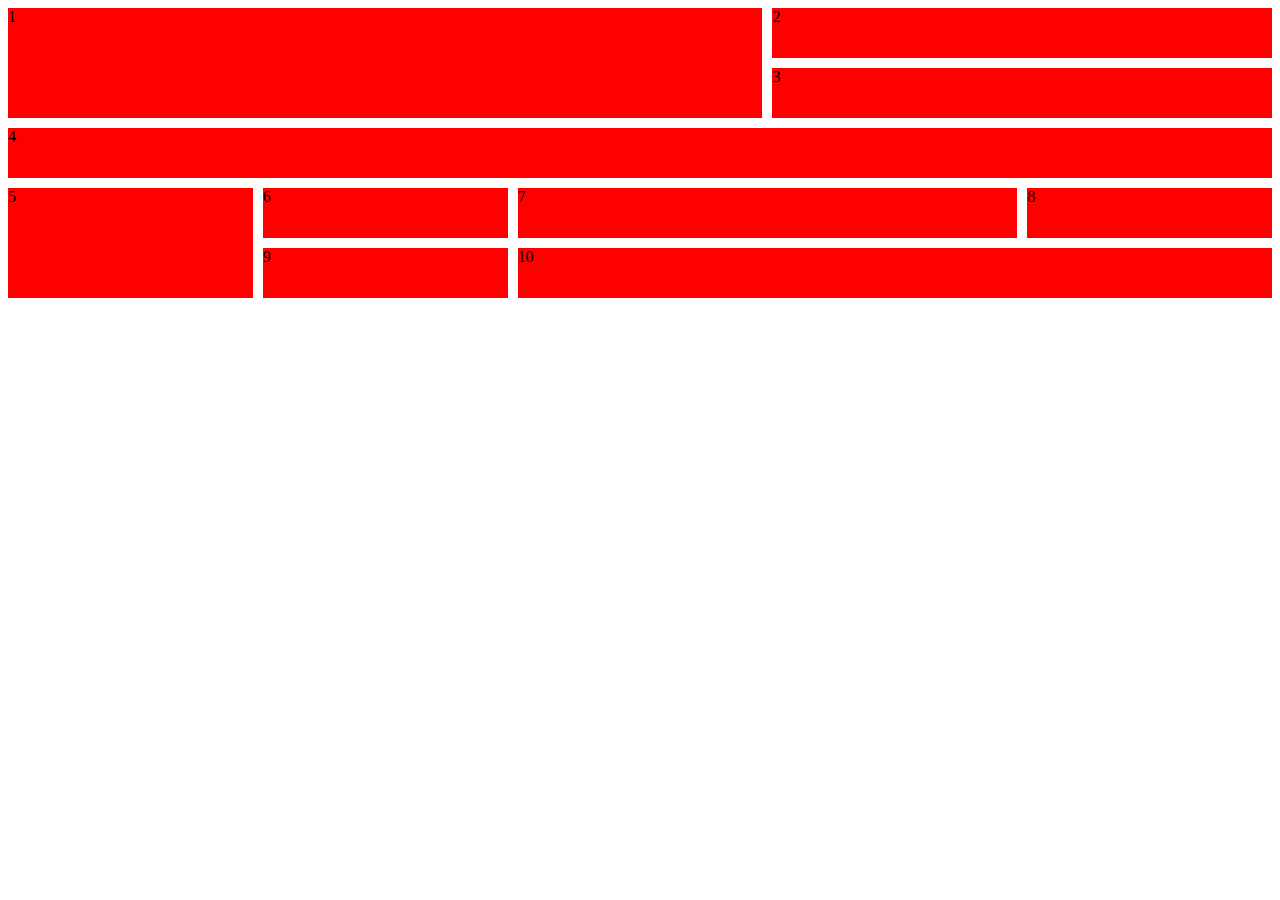
<file: homework Grid/index.html>
<!DOCTYPE html> 
<html>
    <head>
        <meta charset="UTF-8">
        <meta http-equiv="X-UA-Compatible" content="IE=edge">
        <meta name="viewport" content="width=device-width, initial-scale=1.0">
        <title>Grid</title>
        <link rel="stylesheet" href="./style/style.css">
    </head>
    <body>
        <div class="grid">
            <div class="item">1</div>
            <div class="item">2</div>
            <div class="item">3</div>
            <div class="item">4</div>
            <div class="item">5</div>
            <div class="item">6</div>
            <div class="item">7</div>
            <div class="item">8</div>
            <div class="item">9</div>
            <div class="item">10</div>
        </div>
        
    </body>
</html>
</file>
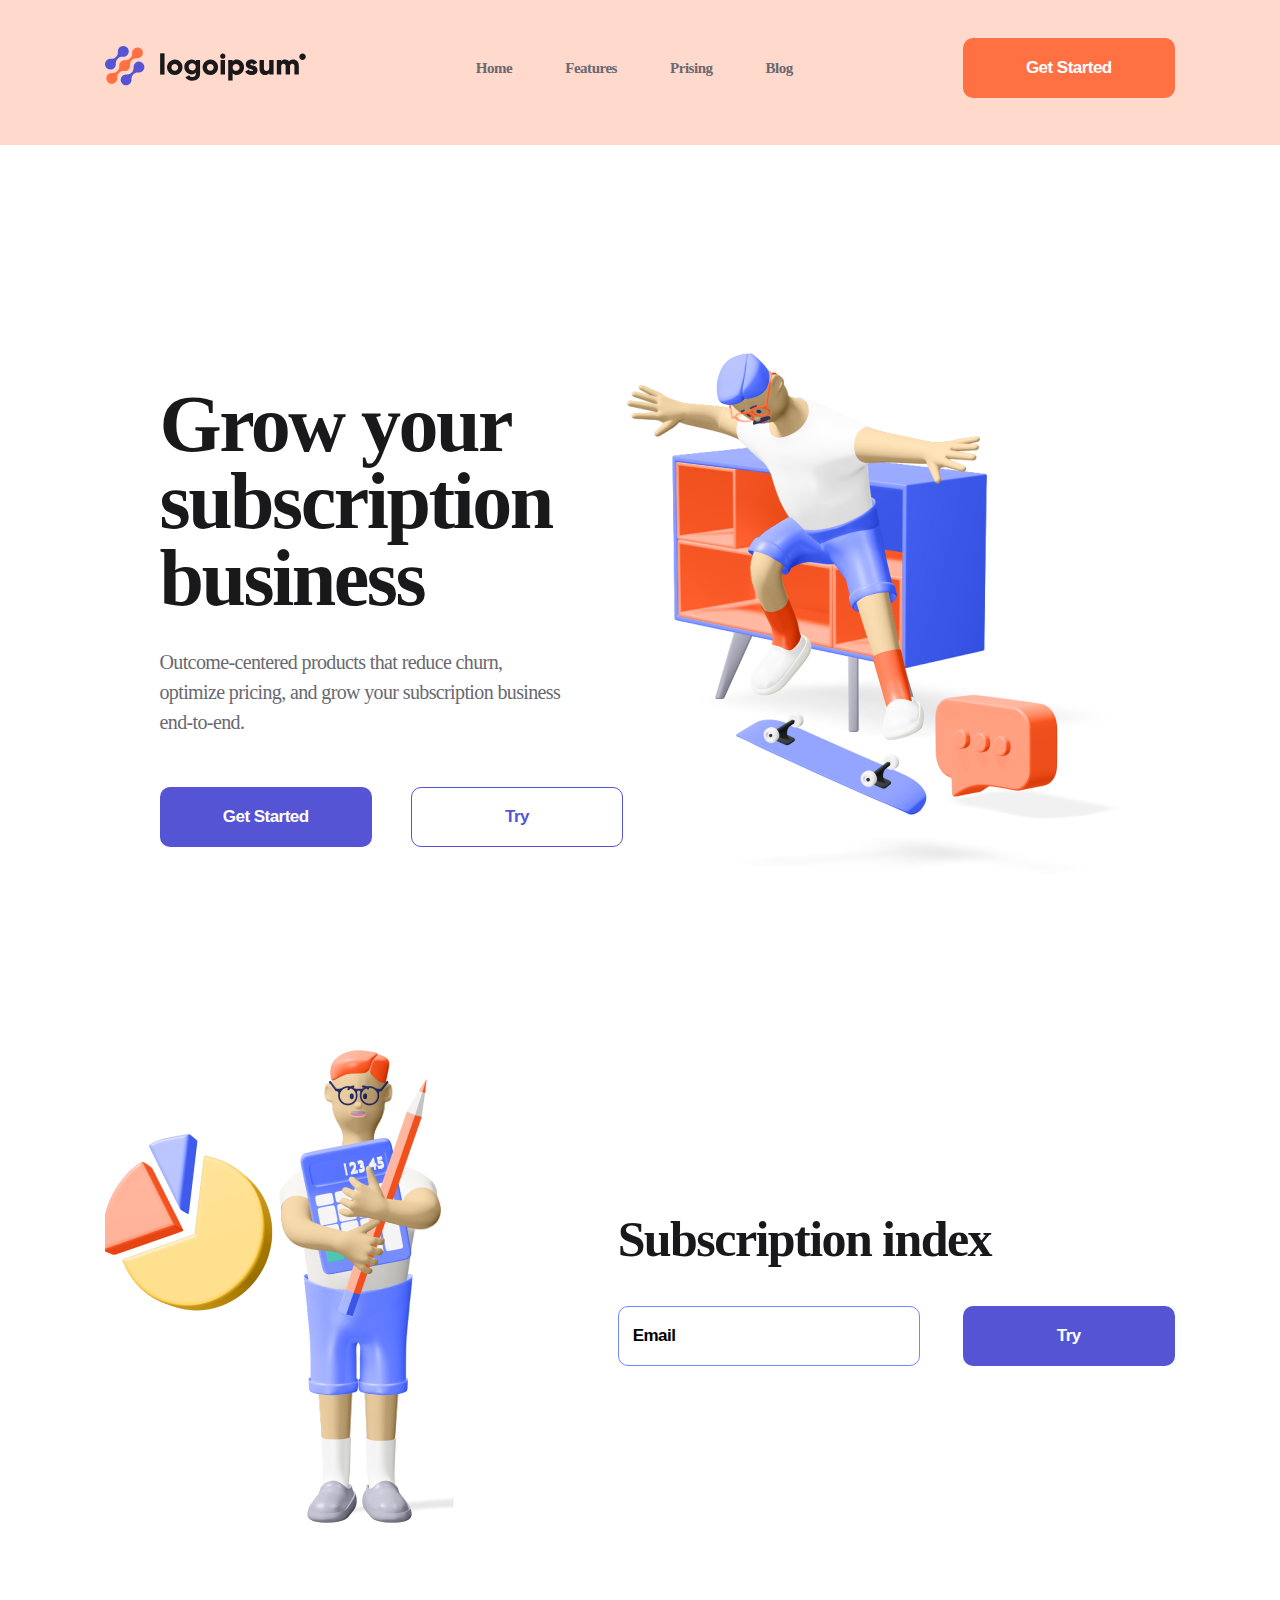
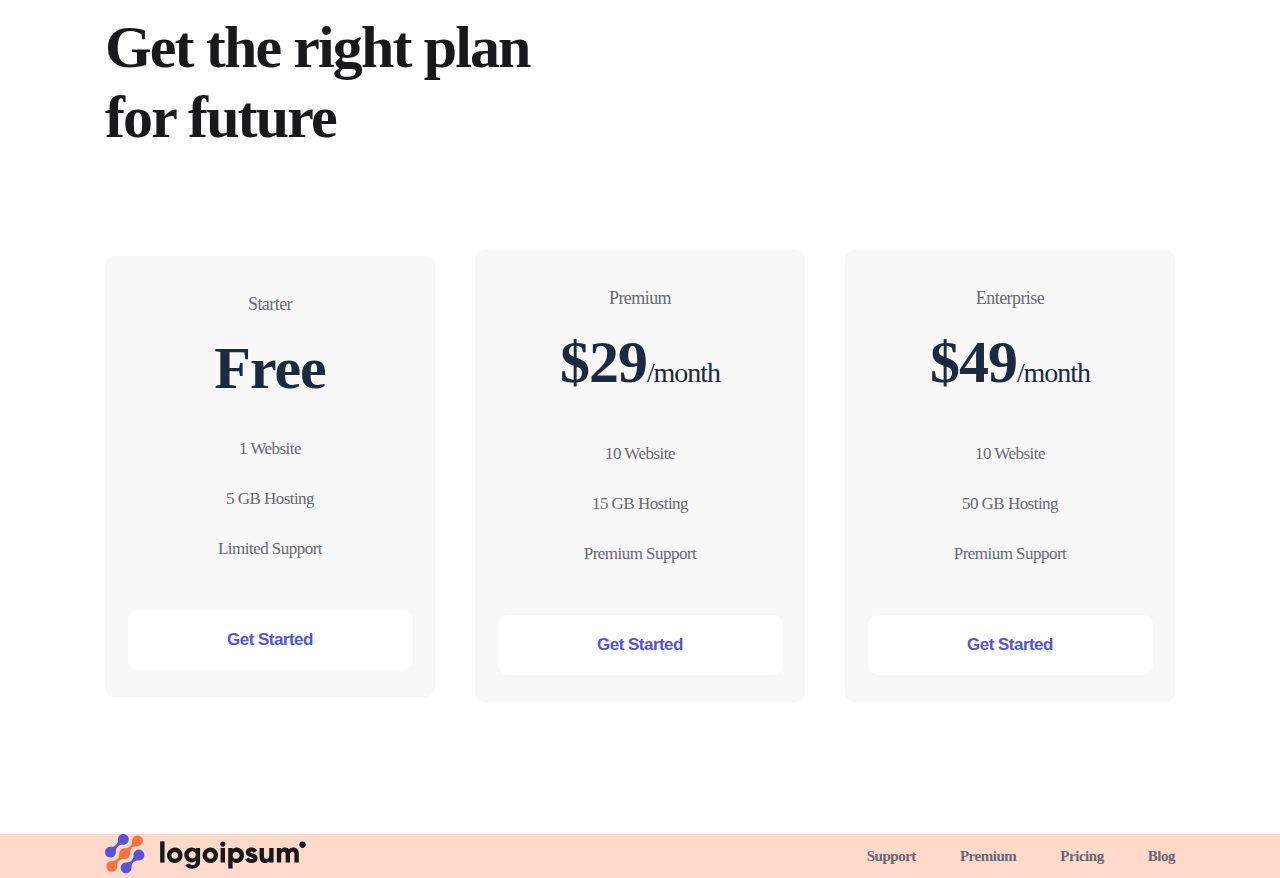
<file: Marathon/index.html>
<!DOCTYPE html>
<html lang="en">
<head>
    <meta charset="UTF-8">
    <meta http-equiv="X-UA-Compatible" content="IE=edge">
    <meta name="viewport" content="width=device-width, initial-scale=1.0">
    <title>Document</title>
    <link rel="stylesheet" href="./Style/Style.css"
</head><!DOCTYPE html>

<body>
    <header class="header">
        <div class="container header_flex">
            <div>
                       <a href="#">
                 <img src="./img/Logo.svg" alt"logo">
            
                 </a>
            </div>
             <nav class="nav">
                <Ul>
                    <li class="nav_li"> 
                        <a class="nav_link" href="#">
                        Home
                        </a>
                    </li>
                    <li class="nav_li">
                          <a class="nav_link" href="#">
                        Features
                        </a>
                     </li>
                    <li class="nav_li"> 
                        <a class="nav_link"href="#">
                        Prising  
                        </a>
                    </li> 
                    <li class="nav_li">   
                    <a class="nav_link" href="#">
                         Blog
                     </a>
                    </li>
                </Ul>
            </nav>
            <div>
                <button class="button button_orange">
                Get Started
                </button>
            </div>
         </div>
    </header>
    <section class="about">
        <div class="container about">
            <div>
                <div>  
                <h1 class="about_title">
                    Grow your subscription business
                </h1>
                <p class="about_text">
                    Outcome-centered products that reduce churn, optimize pricing, and grow your subscription business end-to-end.
                </p>
                </div>
                <div>
                    <button class="button button_violet">
                        Get Started
                    </button>
                    <button class="button button_transparent">
                        Try
                    </button>
                </div>
            </div> 
            <div>
                <img src="./img/firstman.png" alt="firstman">
            </div>
        </div>
    </section>
    <section class="container subscribe">
        <div>
             <img src="./img/secondman.png" alt="secondman">
        </div>
        <div>
         <h2 class="subscribe_title">
            Subscription index
         </h2>
            <form>
             <input class="input" type="Email" placeholder="Email">
             <button class="button button_violet">
                 Try
             </button>
            </form>
         </div>
    </section>
    <section class="container plan">
        <h2 class="plan_title">
            Get the right plan for future
        </h2>
        <div class="plan_flex">
                       <div class="item">
                <p class="item_text">
                    Starter
                </p>
                <h3 class="item_title">
                    Free
                </h3>
                <ul>
                    <li class="item_li">
                        1 Website
                    </li>
                    <li class="item_li">
                        5 GB Hosting
                    </li>
                    <li class="item_li">
                        Limited Support
                    </li>
                </ul>
                <button class="button button_item">Get Started</button>
            </div>
            <div class="item">
                <p class="item_text">
                    Premium
                </p>
                <h3 class="item_title">
                    $29<span>/month</span>
                </h3>
                <ul>
                    <li class="item_li">
                        10 Website
                    </li>
                    <li class="item_li">
                        15 GB Hosting
                    </li>
                    <li class="item_li">
                        Premium Support
                    </li>
                </ul>
                <button class="button button_item">Get Started</button>
            </div>
            <div class="item">
                <p class="item_text">
                    Enterprise
                </p>
                <h3 class="item_title">
                    $49<span>/month</span>
                </h3>
                <ul>
                    <li class="item_li">    
                        10 Website
                    </li>
                    <li class="item_li">
                        50 GB Hosting
                    </li>
                    <li class="item_li">
                        Premium Support
                    </li>
                </ul>
                <button class="button button_item">Get Started</button>
            </div>
        </div>
    </section>
   <footer class="footer">
    <div class="container footer_flex"> 
        <div>
            <img src="./img/Logo.svg" alt"logo">
        </div>
        <div>
            <nav>
                <ul>
                    <li class="nav_lif">
                        <a class="nav_linkf" href="#">
                        Support
                        </a>
                    </li>
                    <li class="nav_lif">
                        <a class="nav_linkf" href="#">
                        Premium
                        </a>
                    </li>
                    <li class="nav_lif">
                        <a class="nav_linkf" href="#">
                        Pricing
                        </a>
                    </li>
                    <li class="nav_lif">
                        <a class="nav_linkf" href="#">
                        Blog
                        </a>
                    </li>
                </ul>
            </nav>
        </div>
   </div>
   </footer>
</body>
</html>
</file>
<file: homework Grid/style/style.css>
.grid{
    display: grid;
    grid-template-columns: repeat(5, 1fr);
    grid-template-rows: repeat(5,50px);
    gap: 10px;
    
}

.item{
    background-color: red;
}

.item:nth-child(1), .item:nth-child(10){
    grid-column: span 3;
}

.item:nth-child(2), .item:nth-child(3), .item:nth-child(7){
    grid-column: span 2;
}

.item:nth-child(4){
    grid-column: span 5;
}

.item:nth-child(1){
    grid-row: span 2;
}

.item:nth-child(5){
    grid-row: span 2;
}
</file>
<file: Marathon/Style/Style.css>
*{
    margin: 0;
    padding: 0;
    font-size: 16px;
    font-weight: normal;
}
.header
{
    background: rgba(255, 113, 67, 0.27);
    padding: 38px 0 47px;
}
    
.container{
    max-width: 1070px;
    margin : 0 auto;
}

.header_flex, .about, .footer_flex, .subscribe, .plan_flex
{

    display: flex;
    justify-content: space-between;
    align-items: center;
}

.nav_li
{
    display: inline-block;
    }
.nav_li:not(:first-of-type)
{
    margin-left: 49px;
}
.nav_link
{   font-weight: 700;
    font-size: 15px;
    line-height: 20px;
    letter-spacing: -0.468947px;
    color: #696871;
    text-decoration: none;
}

.nav_link:hover
{
    color: black ;
    transition: 300ms;
}

.button
{
    height: 60px;
    width: 212.38946533203125px;
    border-radius: 10px;
    font-weight: 700;
    font-size: 17px;
    line-height: 22px;
    letter-spacing: -0.531474px;
    border: none;
    color: #FFFFFF; 
    cursor: pointer;
}

.button_orange
{
    background-color: #FF7143;

}

.button_orange:hover
{
background-color: #f4835e;
transition: 500ms;
}

.about{

    margin: 104px auto 85px;
}

.about_title
{
    font-weight: 700;
    font-size: 80px;
    line-height: 77px;
    letter-spacing: -2.50105px;
    color: #19191B;
    max-width: 467px;
    margin-bottom: 30px;
}

.about_text
{
    font-weight: 400;
    font-size: 20px;
    line-height: 30px;
    letter-spacing: -0.625263px;
    color: #696871;
    max-width: 410px;
    margin-bottom: 50px;
}

.button_violet
{
    background-color: #5454D4;
}

.button_violet:hover
{
    background-color: #7d7de7;
    transition: 500ms;
}

.button_transparent
{
    background: none;
    color: #5454D4;
    border: 1px solid #5454D4;
    margin-left: 35px
}

.footer
{
    background: rgba(255, 113, 67, 0.27);
}
 
.nav_lif:not(:first-of-type)
{
    margin-left: 40px;
        }

 .nav_lif
 {
    display: inline-block;
 }

    .nav_linkf
    {
    font-weight: 700;
    font-size: 15px;
    line-height: 20px;
    letter-spacing: -0.468947px;
    text-decoration: none;
    color: #696871;
    }

    .nav_linkf:hover
    {
        color: black ;
        transition: 300ms;
    }

    .subscribe{
        margin-bottom: 85px;
    }

    .subscribe_title{
        font-weight: 700;
        font-size: 50px;
        line-height: 57px;
        letter-spacing: -1.56316px;
        color: #19191B; 
        margin-bottom: 38px;
    }

    .input{
        width: 302px;
        height: 60px;
        border-radius: 10px;
        border: 1px solid #7087FF;
        padding-left: 14px;
        box-sizing: border-box;
        margin-right: 39px;
    }

    .input::placeholder, .input{
        font-weight: 700;
        font-size: 17px;
        line-height: 22px;
        letter-spacing: -0.531474px;
        color: #000000;
    }

    .input:focus{
        outline: none;
    }

    .plan{
        margin-bottom: 132px;
    }

    .plan_title{
        font-weight: 700;
        font-size: 60px;
        line-height: 70px;
        letter-spacing: -1.87579px;
        color: #19191B;
        max-width: 504px;
        margin-bottom: 98px;
    }

    .item{
        width: 330px;
        background: #F8F8F8;
        border-radius: 10px;
        text-align: center;
        padding: 34px 0 27px;
    }

    .item:hover{
        transition: 500ms;
        background: #FF7143;
        box-shadow: 0px 32px 34px rgba(255, 112, 59, 0.317827);
    }

    .item_text{
        font-weight: 400;
        font-size: 18px;
        line-height: 28px;
        letter-spacing: -0.562737px;
        color: #696871;
    }

    .item:hover .item_text, .item:hover .item_title, .item:hover .item_li{
        color: white;
        transition: 500ms;
    }

    .item_title{
        font-weight: 700;
        font-size: 60px;
        line-height: 56px;
        letter-spacing: -1.03448px;
        color: #1D293F;
        margin: 22px 0 28px;
    }

    .item_title span{
        font-size: 28px;
    }

    .item_li{
        list-style: none;
        font-size: 17px;
        line-height: 50px;
        text-align: center;
        letter-spacing: -0.531474px;
        color: #696871;

    }

    .button_item{
        width: 285px;
        background-color: white;
        color: #5454D4;
        margin-top: 36px;
    }

    .item:hover .button_item{
        background: #9F3919;
        color: white;
        transition: 500ms;
    }
</file>
